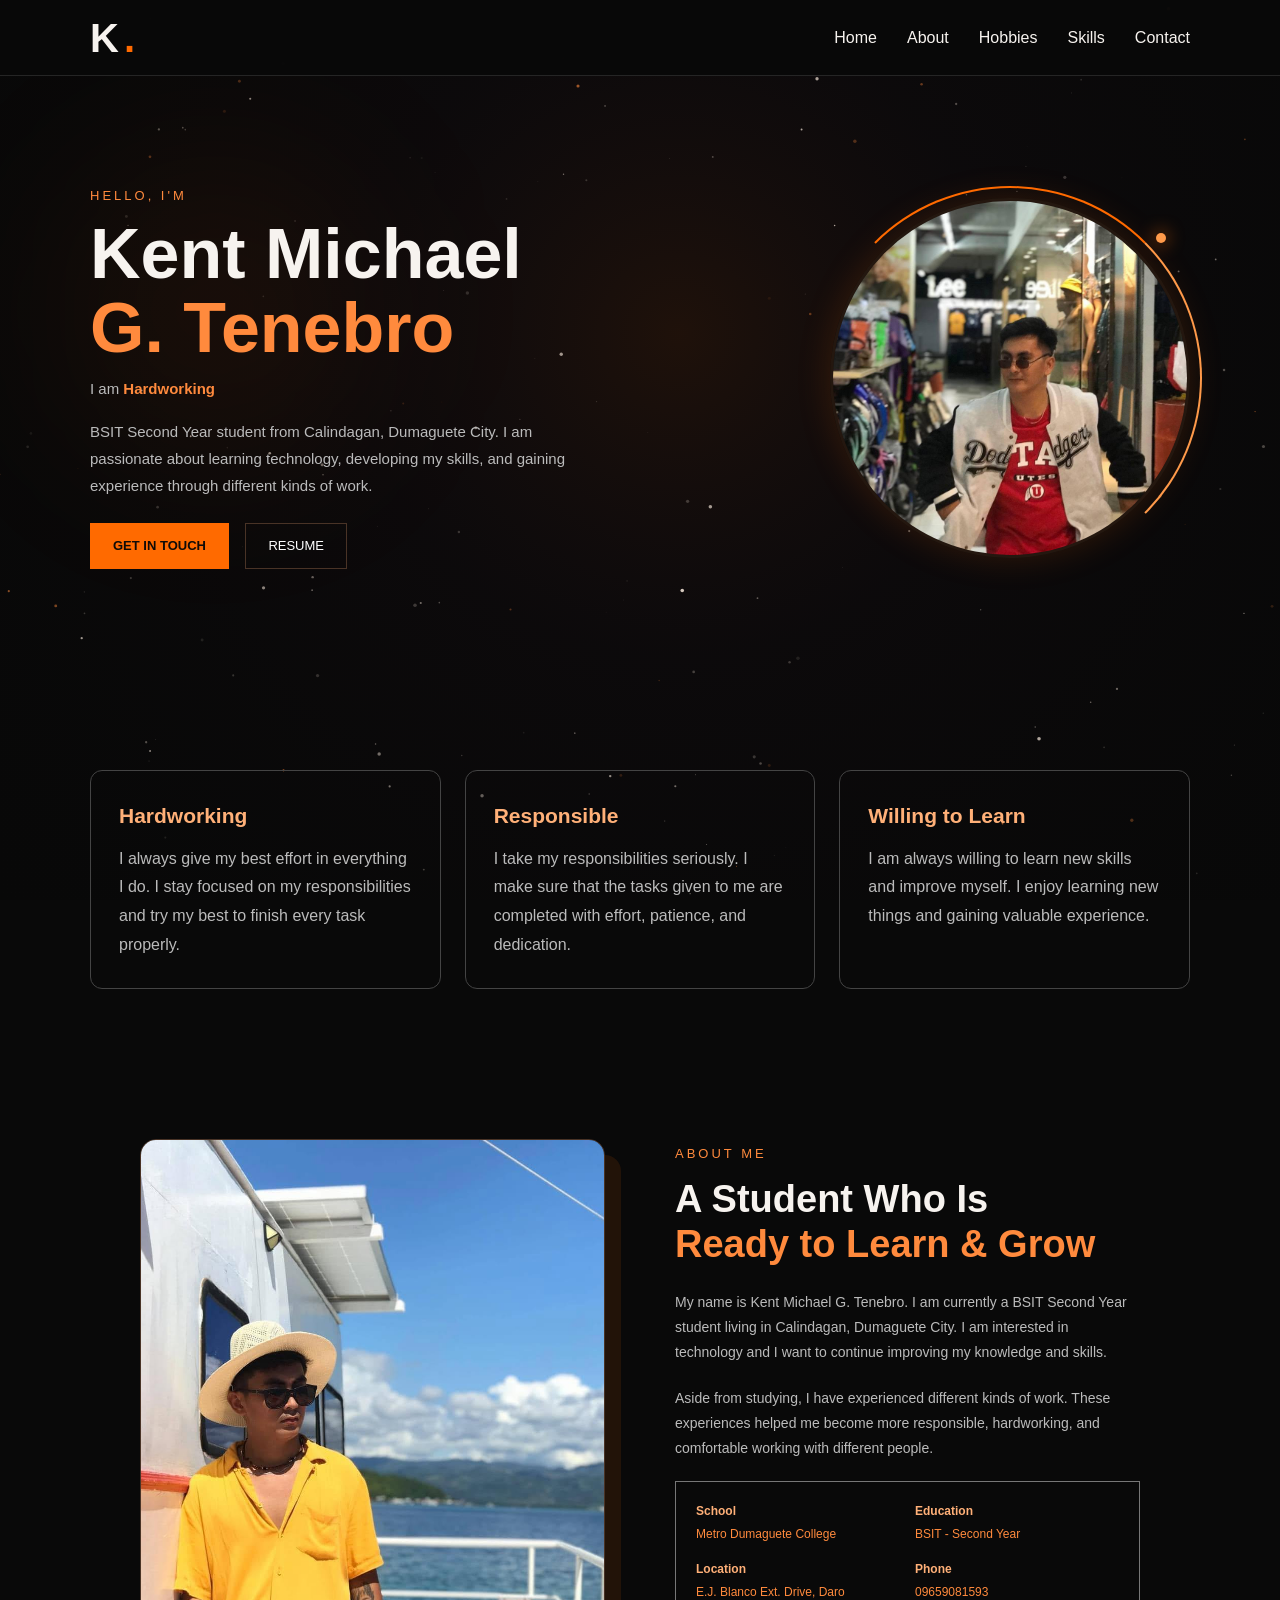
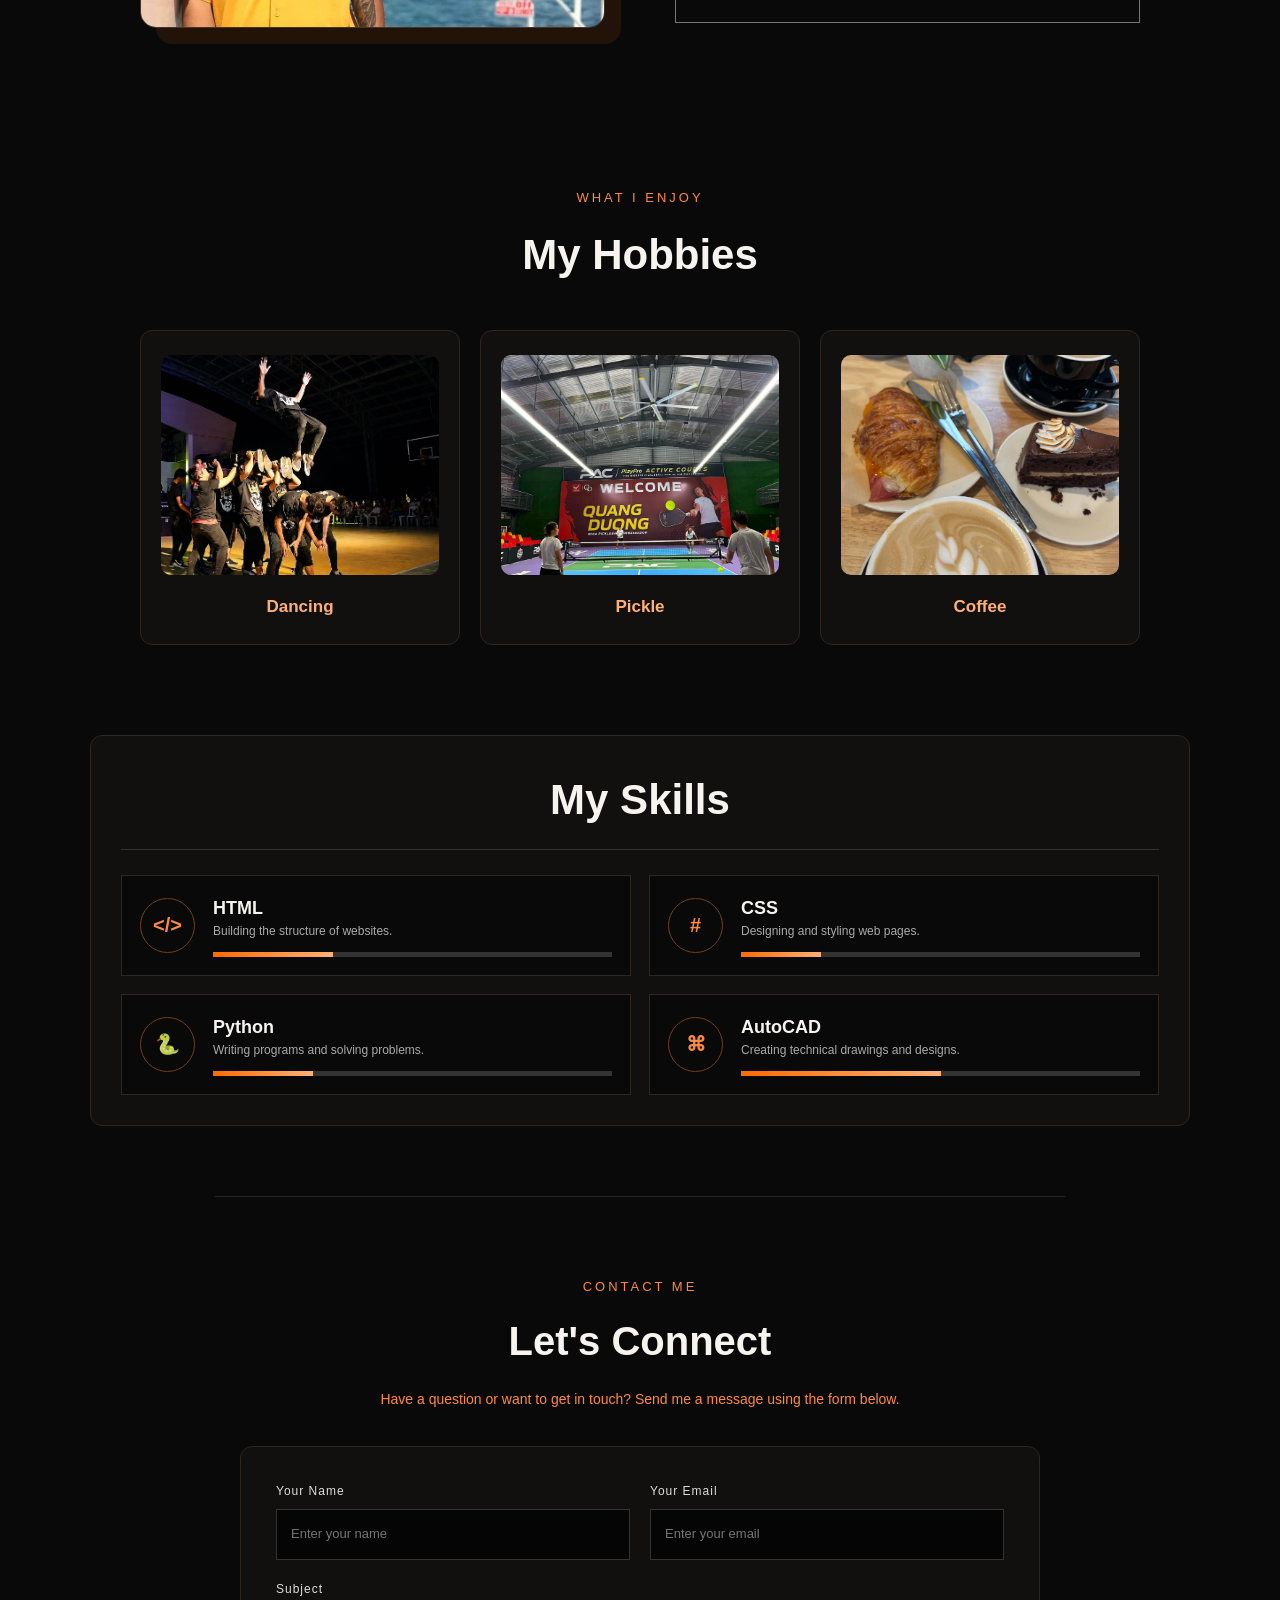
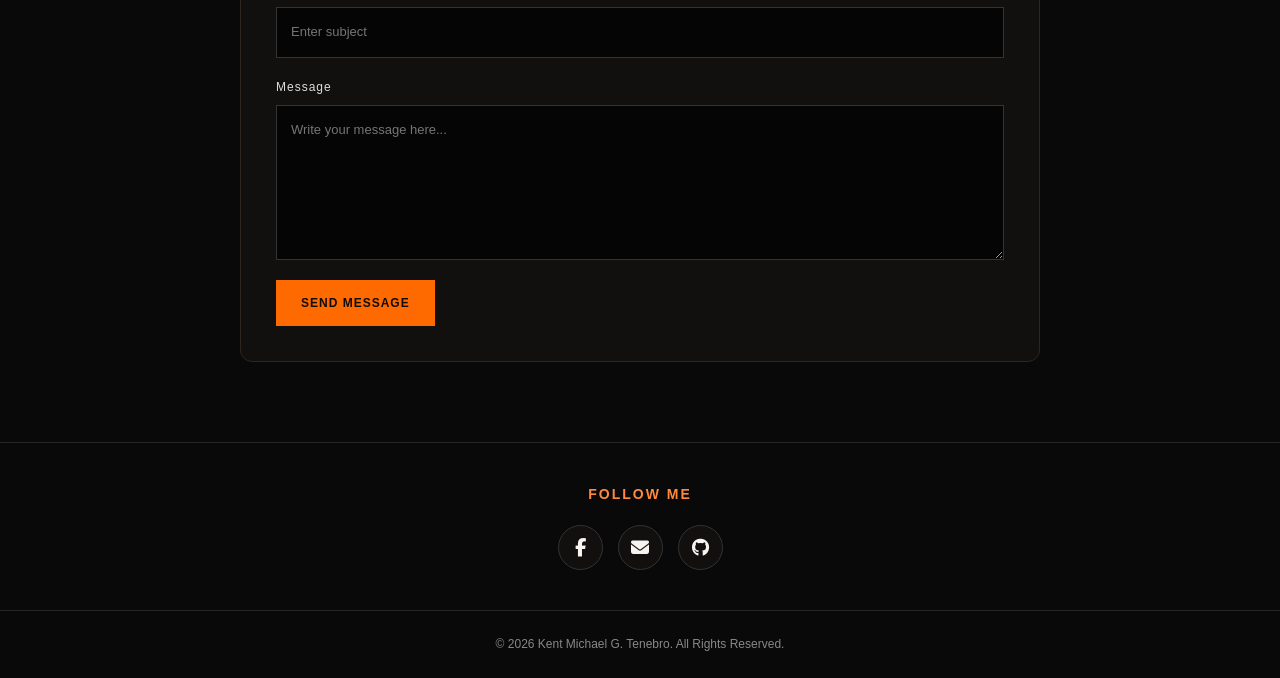
<file: index.html>
<!DOCTYPE html>
<html lang="en">
<head>
    <meta charset="UTF-8">
    <meta name="viewport" content="width=device-width, initial-scale=1.0">

    <title>Kent Michael G. Tenebro | Portfolio</title>
    
    <link rel="stylesheet" href="style.css">

    <link rel="stylesheet"
          href="https://cdnjs.cloudflare.com/ajax/libs/font-awesome/6.5.2/css/all.min.css">
</head>

<body class="portfolio">

    <canvas class="galaxy-canvas" aria-hidden="true"></canvas>

    <!-- NAVIGATION -->

    <header>
        <nav>
            <div class="logo">K<span>.</span></div>

            <button class="menu-toggle" type="button" aria-label="Toggle navigation" aria-expanded="false">
                <span></span>
                <span></span>
                <span></span>
            </button>

            <ul class="nav-links" id="nav-links" aria-label="Main navigation">
                <li><a href="#home">Home</a></li>
                <li><a href="#about">About</a></li>
                <li><a href="#hobbies">Hobbies</a></li>
                <li><a href="#skill">Skills</a></li>
                <li><a href="#contact">Contact</a></li>
            </ul>
        </nav>
    </header>


    <!-- HERO SECTION -->

<section class="hero" id="home">

        <div class="hero-text">

            <div class="small-title">HELLO, I'M</div>

            <h1>
                Kent Michael<br>
                <span>  G. Tenebro</span>
            </h1>

            <p class="hero-traits">
                I am <span id="rotating-trait">Hardworking</span>
            </p>

            <p>
                BSIT Second Year student from Calindagan, Dumaguete City.
                I am passionate about learning technology, developing my skills,
                and gaining experience through different kinds of work.
            </p>

            <a href="#contact" class="btn">GET IN TOUCH</a>
            <a href="resume.html" class="res">RESUME</a>

        </div>

        <div class="hero-image">
             <div class="moving-line"></div>
                    <img src="img/kent.jpg" alt="Portrait of Kent Michael G. Tenebro">
        </div>

</section>

<section class="qualities">

        <!--QUALITIES -->
        
<div class="quality">
    <h3>Hardworking</h3>
    <p>
        I always give my best effort in everything I do.
        I stay focused on my responsibilities and try my best
        to finish every task properly.
    </p>
</div>

<div class="quality">
    <h3>Responsible</h3>
    <p>
        I take my responsibilities seriously. I make sure
        that the tasks given to me are completed with effort,
        patience, and dedication.
    </p>
</div>

<div class="quality">
    <h3>Willing to Learn</h3>
    <p>
        I am always willing to learn new skills and improve myself.
        I enjoy learning new things and gaining valuable experience.
    </p>
</div>

</section>

    <!-- ABOUT -->

<section class="about" id="about">

        <div class="about-image">
            <img src="img/michael.jpg" alt="Kent Michael G. Tenebro">
        </div>

        <div>

            <div class="section-label">About Me</div>

            <h2>
                A Student Who Is<br>
                <span>Ready to Learn & Grow</span>
            </h2>

            <p>
                My name is Kent Michael G. Tenebro. I am currently a
                BSIT Second Year student living in Calindagan, Dumaguete City.
                I am interested in technology and I want to continue improving
                my knowledge and skills.
            </p>

            <p>
                Aside from studying, I have experienced different kinds of work.
                These experiences helped me become more responsible, hardworking,
                and comfortable working with different people.
            </p>

            <div class="details">

                <div class="detail">
                    <strong>School</strong>
                    <span>Metro Dumaguete College</span>
                </div>

                <div class="detail">
                    <strong>Education</strong>
                    <span>BSIT - Second Year</span>
                </div>

                <div class="detail">
                    <strong>Location</strong>
                    <span>E.J. Blanco Ext. Drive, Daro</span>
                </div>

                <div class="detail">
                    <strong>Phone</strong>
                    <span>09659081593</span>
                </div>

            </div>

        </div>

</section>


    <!-- HOBBIES -->

    <section class="hobbies" id="hobbies">

    <div class="center-title">
        <div class="section-label">What I Enjoy</div>
        <h2>My Hobbies</h2>
    </div>

    <div class="hobby-grid">

        <!-- Dancing -->

        <div class="hobby">
            <div class="slider">
                <div class="slides">
                    <img src="img/3.jpg" alt="Dancing">
                    <img src="img/Dance.jpg" alt="Dancing">
                    <img src="img/2.jpg" alt="Dancing">
                 
                </div>
            </div>

            <div class="icon"></div>
             <a href="https://www.youtube.com/watch?v=ehZ_uZ2pMI4&list=RDehZ_uZ2pMI4&start_radio=1" target="_blank" rel="noopener noreferrer"><h3>Dancing</h3></a>
        </div>


        <!-- Pickle -->


        <div class="hobby">
            <div class="slider">
                <div class="slides">
                    <img src="img/de22410c-806d-483f-8c97-5f288366faaf.jpeg" alt="Playing pickleball">
                    <img src="img/1a61d126-f822-4295-8842-fbce6e300654.jpeg" alt="Playing pickleball">
                    <img src="img/1a61d126-f822-4295-8842-fbce6e300654.jpeg" alt="Playing pickleball">
                </div>
            </div>

            <div class="icon"></div>
            <h3>Pickle</h3>
        </div>


        <!-- Coffee -->


        <div class="hobby">
            <div class="slider">
                <div class="slides">
                    <img src="img/b72ea1f5-90e4-4b42-822b-78c100301324.jpeg" alt="Coffee Image">
                    <img src="img/b72ea1f5-90e4-4b42-822b-78c100301324.jpeg" alt="Coffee Image">
                    <img src="img/b72ea1f5-90e4-4b42-822b-78c100301324.jpeg" alt="Coffee Image">
                </div>
            </div>

            <div class="icon"></div>
            <h3>Coffee</h3>
        </div>

    </div>

</section>

        <!-- SKILLS -->
         
    
        <section class="skills-box" id="skill">

            <h3  class="box-title">My Skills</h3>

            <div class="skills-list">

                <a href="table.html" target="_blank">
                    <div class="skill-card">
                        <div class="skill-icon">&lt;/&gt;</div>

                        <div class="skill-info">
                            <h3>HTML</h3>
                                            <p>Building the structure of websites.</p>

                            <div class="skill-bar">
                                <span style="width: 30%;"></span>
                            </div>
                        </div>
                    </div>
                </a>

            
                <a href="table.html" target="_blank">
                <div class="skill-card">
                    <div class="skill-icon">#</div>

                    <div class="skill-info">
                     <h3>CSS</h3>
                                        <p>Designing and styling web pages.</p>

                        <div class="skill-bar">
                            <span style="width: 20%;"></span>
                        </div>
                    </div>
                </div>

                </a>

                 <a href="phyton.html">

                <div class="skill-card">
                    <div class="skill-icon">🐍</div>

                    <div class="skill-info">
                        <h3>Python</h3>
                                        <p>Writing programs and solving problems.</p>

                        <div class="skill-bar">
                            <span style="width: 25%;"></span>
                        </div>
                    </div>
                </div>

                </a>
                

                <a href="picture.html">
                <div class="skill-card">
                    <div class="skill-icon">⌘</div>

                    <div class="skill-info">
                        <h3>AutoCAD</h3>
                        <p >Creating technical drawings and designs.</p>

                        <div class="skill-bar">
                            <span style="width: 50%;"></span>
                        </div>
                    </div>
                </div>

                  </a>

            </div>

        </section>

        


    <!-- CONTACT -->
     
    <section class="contact" id="contact">

        <div class="section-label">CONTACT ME</div>

        <h2>Let's Connect</h2>

        <p>
            Have a question or want to get in touch?
            Send me a message using the form below.
        </p>

        <!-- CONTACT FORM -->
         
        <form class="contact-form">

            <div class="form-row">

                <div class="form-group">
                    <label for="name">Your Name</label>
                    <input
                        type="text"
                        id="name"
                        name="name"
                        placeholder="Enter your name"
                        required>
                </div>

                <div class="form-group">
                    <label for="email">Your Email</label>
                    <input
                        type="email"
                        id="email"
                        name="email"
                        placeholder="Enter your email"
                        required>
                </div>

            </div>

            <div class="form-group">
                <label for="subject">Subject</label>
                <input
                    type="text"
                    id="subject"
                    name="subject"
                    placeholder="Enter subject"
                    required>
            </div>

            <div class="form-group">
                <label for="message">Message</label>
                <textarea
                    id="message"
                    name="message"
                    rows="6"
                    placeholder="Write your message here..."
                    required></textarea>
            </div>

            <button type="submit" class="send-btn">
                SEND MESSAGE
            </button>

        </form>

        <!-- CONTACT INFORMATION -->

        <div class="contact-info">

        </div>

    </section>

    <div class="social-section">

        <h3>Follow Me</h3>

        <div class="social-icons">

            <a href="https://www.facebook.com/kentmichael.tenebro.1" target="_blank" rel="noopener noreferrer" aria-label="Facebook">
                <i class="fa-brands fa-facebook-f"></i>
            </a>

            <a href="https://mail.google.com/mail/u/0/?hl=en#inbox?compose=new" target="_blank" rel="noopener noreferrer" aria-label="Email">
                <i class="fa-solid fa-envelope"></i>
            </a>

            <a href="https://github.com/dashboard" aria-label="GitHub">
                <i class="fa-brands fa-github"></i>
                    
                
            </a>

        </div>

    </div>

    <footer>
        © 2026 Kent Michael G. Tenebro. All Rights Reserved.
    </footer>

    <dialog class="image-viewer" aria-label="Enlarged image">
        <button class="image-viewer-close" type="button" aria-label="Close enlarged image">
            <i class="fa-solid fa-xmark" aria-hidden="true"></i>
        </button>
        <img class="image-viewer-content" alt="">
        <p class="image-viewer-caption"></p>
    </dialog>

    <script>
        const galaxyCanvas = document.querySelector('.galaxy-canvas');
        const galaxyContext = galaxyCanvas.getContext('2d');
        const reducedMotion = window.matchMedia('(prefers-reduced-motion: reduce)').matches;
        const galaxyStars = [];
        let galaxyWidth = 0;
        let galaxyHeight = 0;
        let galaxyScale = 1;
        let galaxyStart = performance.now() - (reducedMotion ? 1800 : 0);
        let pointerX = 0;
        let pointerY = 0;
        let targetPointerX = 0;
        let targetPointerY = 0;

        function resizeGalaxy() {
            galaxyScale = Math.min(window.devicePixelRatio || 1, 2);
            galaxyWidth = window.innerWidth;
            galaxyHeight = window.innerHeight;
            galaxyCanvas.width = Math.round(galaxyWidth * galaxyScale);
            galaxyCanvas.height = Math.round(galaxyHeight * galaxyScale);
            galaxyContext.setTransform(galaxyScale, 0, 0, galaxyScale, 0, 0);

            galaxyStars.length = 0;
            const armCount = 4;
            const galaxyStarCount = Math.min(360, Math.max(180, Math.round(galaxyWidth * galaxyHeight / 5500)));
            const galaxyRadius = Math.hypot(galaxyWidth, galaxyHeight) * 0.72;

            for (let index = 0; index < galaxyStarCount; index++) {
                const radius = Math.sqrt(Math.random()) * galaxyRadius;
                const arm = index % armCount;
                const angle = arm / armCount * Math.PI * 2
                    + radius / galaxyRadius * Math.PI * 3
                    + (Math.random() - 0.5) * 0.75;

                galaxyStars.push({
                    radius,
                    angle,
                    size: 0.4 + Math.random() * 1.4,
                    alpha: 0.18 + Math.random() * 0.7,
                    phase: Math.random() * Math.PI * 2,
                    speed: 0.012 + Math.random() * 0.022,
                    color: Math.random() > 0.72 ? '#ff8a3d' : '#f7e9dc'
                });
            }

            for (let index = 0; index < 70; index++) {
                galaxyStars.push({
                    x: Math.random() * galaxyWidth,
                    y: Math.random() * galaxyHeight,
                    size: 0.35 + Math.random() * 0.8,
                    alpha: 0.12 + Math.random() * 0.38,
                    phase: Math.random() * Math.PI * 2,
                    color: '#f7e9dc',
                    ambient: true
                });
            }
        }

        function drawGalaxy(timestamp) {
            const elapsed = (timestamp - galaxyStart) / 1000;
            const intro = Math.min(1, elapsed / 1.8);
            const centerX = galaxyWidth * 0.53 + pointerX;
            const centerY = galaxyHeight * 0.37 + pointerY;
            const glow = galaxyContext.createRadialGradient(
                centerX, centerY, 0, centerX, centerY, Math.max(galaxyWidth, galaxyHeight) * 0.72
            );
            glow.addColorStop(0, 'rgba(255, 104, 24, 0.09)');
            glow.addColorStop(0.35, 'rgba(115, 49, 87, 0.035)');
            glow.addColorStop(1, 'rgba(9, 9, 9, 0)');

            galaxyContext.clearRect(0, 0, galaxyWidth, galaxyHeight);
            galaxyContext.fillStyle = glow;
            galaxyContext.fillRect(0, 0, galaxyWidth, galaxyHeight);
            pointerX += (targetPointerX - pointerX) * 0.025;
            pointerY += (targetPointerY - pointerY) * 0.025;

            galaxyStars.forEach(star => {
                const twinkle = 0.65 + Math.sin(elapsed * 1.5 + star.phase) * 0.35;
                const alpha = star.alpha * twinkle * intro;
                const x = star.ambient
                    ? star.x
                    : centerX + Math.cos(star.angle + elapsed * star.speed) * star.radius;
                const y = star.ambient
                    ? star.y
                    : centerY + Math.sin(star.angle + elapsed * star.speed) * star.radius * 0.48;

                galaxyContext.globalAlpha = alpha;
                galaxyContext.fillStyle = star.color;
                galaxyContext.beginPath();
                galaxyContext.arc(x, y, star.size, 0, Math.PI * 2);
                galaxyContext.fill();
            });

            galaxyContext.globalAlpha = 1;
            if (!reducedMotion) requestAnimationFrame(drawGalaxy);
        }

        if (galaxyContext) {
            resizeGalaxy();
            window.addEventListener('resize', resizeGalaxy);
            window.addEventListener('pointermove', event => {
                targetPointerX = (event.clientX / galaxyWidth - 0.5) * 12;
                targetPointerY = (event.clientY / galaxyHeight - 0.5) * 12;
            }, { passive: true });
            requestAnimationFrame(drawGalaxy);
        }

        const rotatingTrait = document.querySelector('#rotating-trait');
        const traits = ['Hardworking', 'Responsible', 'Dedicated', 'Always learning'];
        let traitIndex = 0;

        if (rotatingTrait && !reducedMotion) {
            window.setInterval(() => {
                rotatingTrait.classList.add('is-changing');
                window.setTimeout(() => {
                    traitIndex = (traitIndex + 1) % traits.length;
                    rotatingTrait.textContent = traits[traitIndex];
                    rotatingTrait.classList.remove('is-changing');
                }, 220);
            }, 2400);
        }

        const menuToggle = document.querySelector('.menu-toggle');
        const navLinks = document.querySelector('.nav-links');
        const navAnchors = document.querySelectorAll('.nav-links a');

        if (menuToggle && navLinks) {
            menuToggle.addEventListener('click', () => {
                const isExpanded = menuToggle.getAttribute('aria-expanded') === 'true';
                menuToggle.setAttribute('aria-expanded', String(!isExpanded));
                navLinks.classList.toggle('open');
            });

            navAnchors.forEach(link => {
                link.addEventListener('click', () => {
                    menuToggle.setAttribute('aria-expanded', 'false');
                    navLinks.classList.remove('open');
                });
            });
        }

        const imageViewer = document.querySelector('.image-viewer');
        const viewerImage = document.querySelector('.image-viewer-content');
        const viewerCaption = document.querySelector('.image-viewer-caption');
        const viewerClose = document.querySelector('.image-viewer-close');

        document.querySelectorAll('.portfolio img').forEach(image => {
            if (image === viewerImage) return;

            image.tabIndex = 0;
            image.setAttribute('role', 'button');
            image.setAttribute('aria-label', `Enlarge image: ${image.alt || 'Portfolio image'}`);

            const openViewer = () => {
                viewerImage.src = image.currentSrc || image.src;
                viewerImage.alt = image.alt;
                viewerCaption.textContent = image.alt;
                imageViewer.showModal();
            };

            image.addEventListener('click', openViewer);
            image.addEventListener('keydown', event => {
                if (event.key === 'Enter' || event.key === ' ') {
                    event.preventDefault();
                    openViewer();
                }
            });
        });

        viewerClose.addEventListener('click', () => imageViewer.close());
        imageViewer.addEventListener('click', event => {
            if (event.target === imageViewer) imageViewer.close();
        });
    </script>

</body>
</html>
</file>
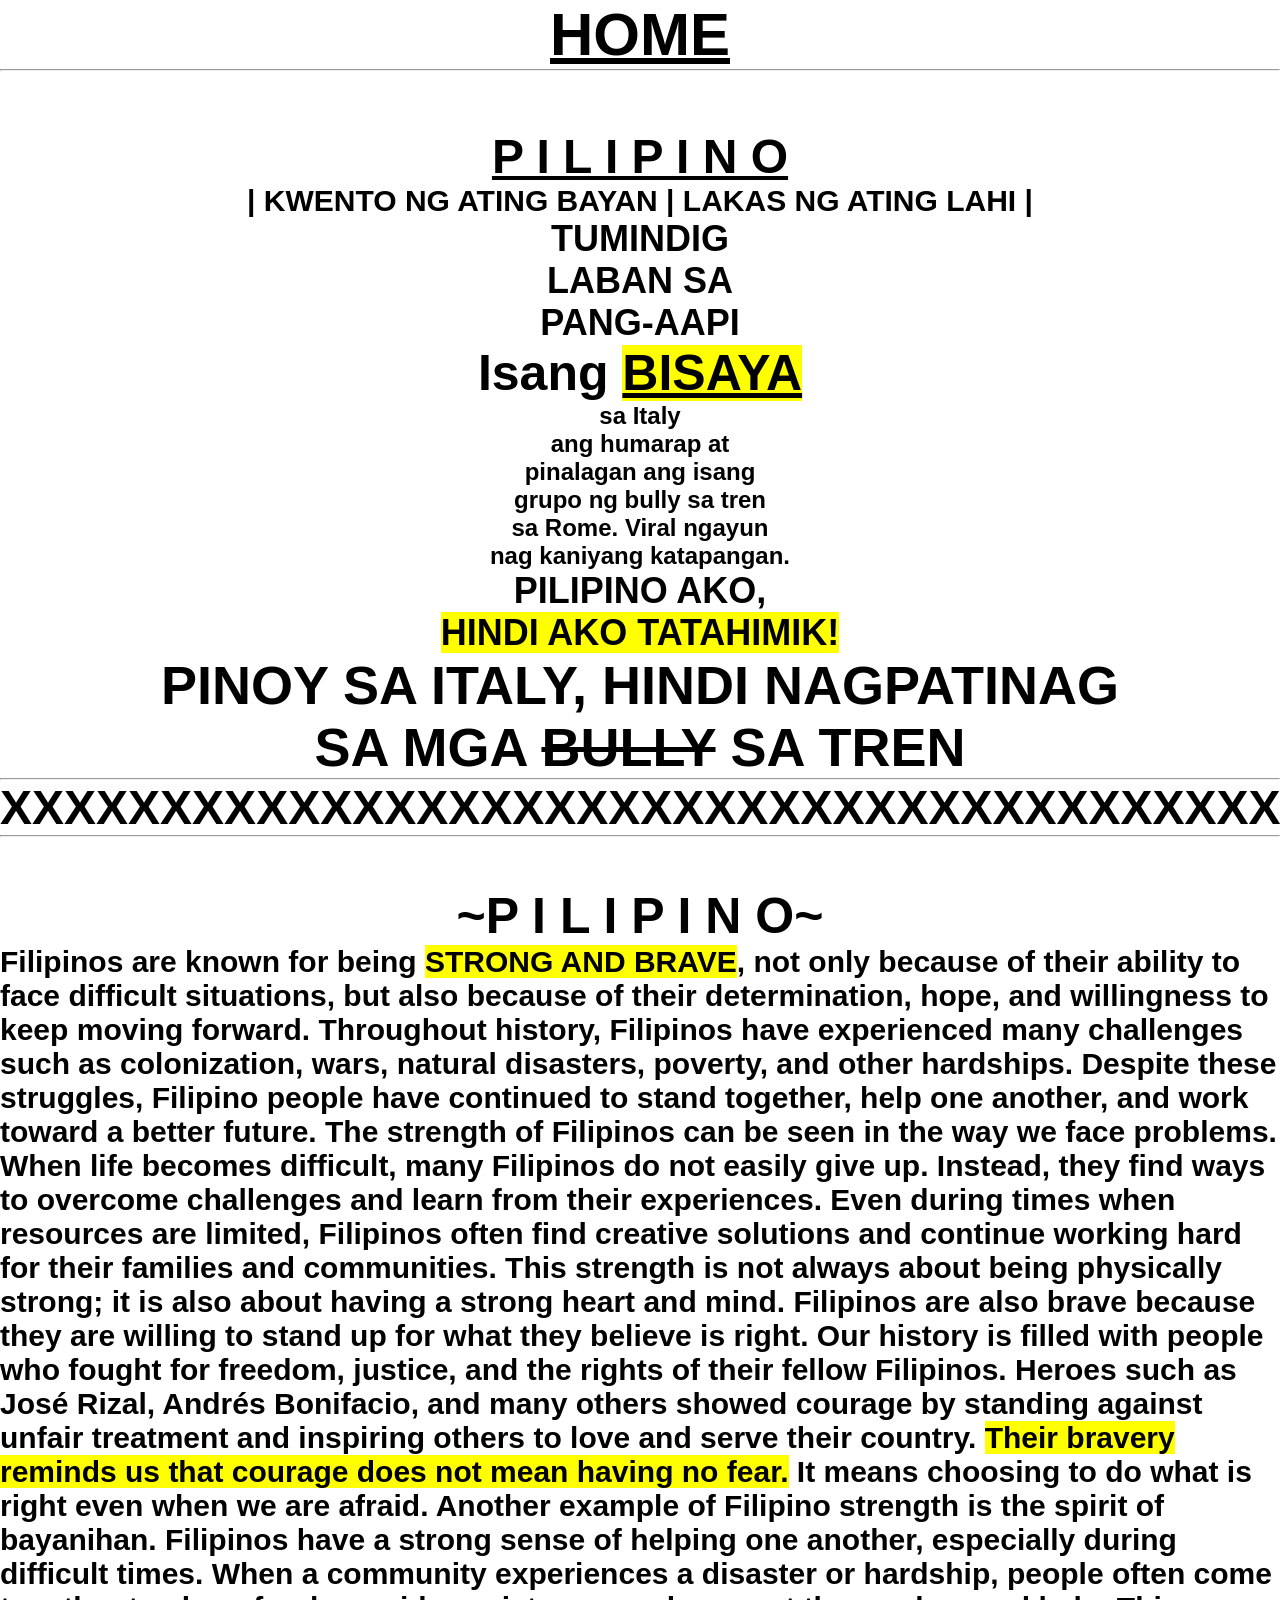
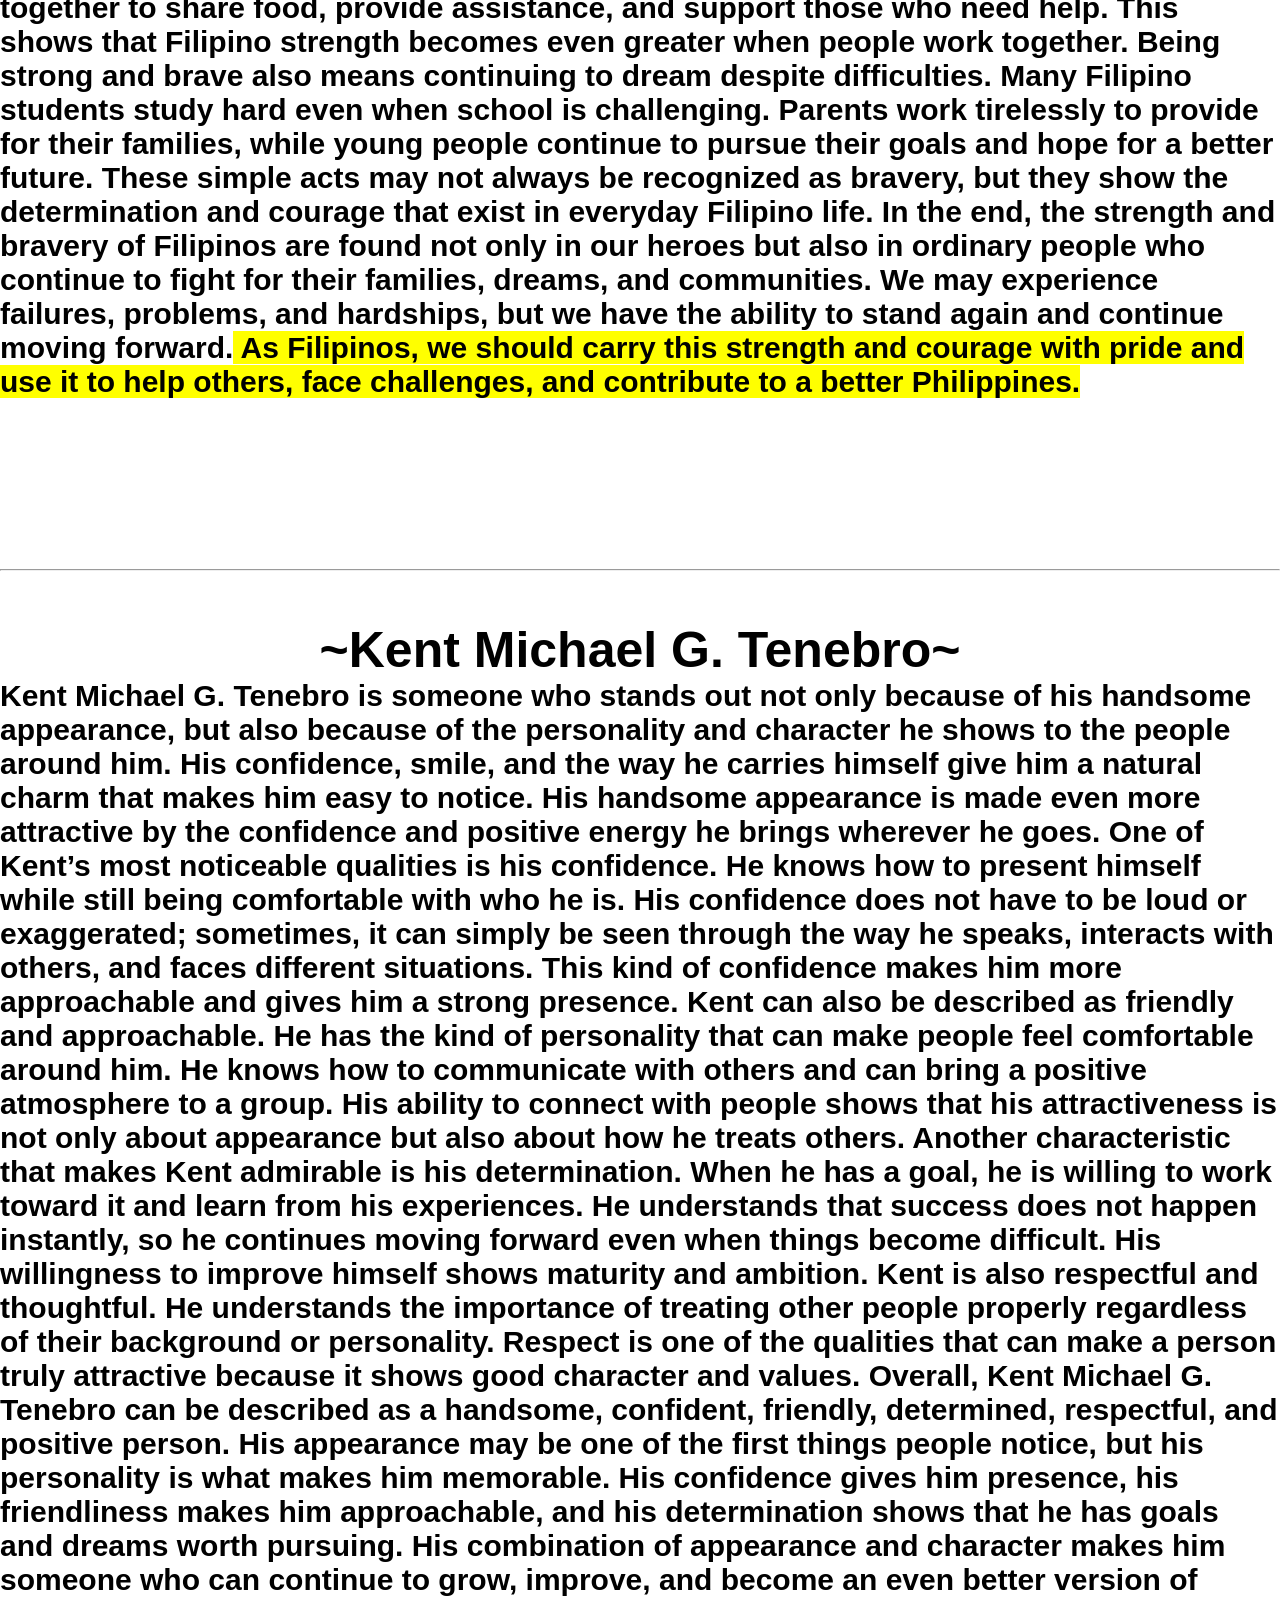
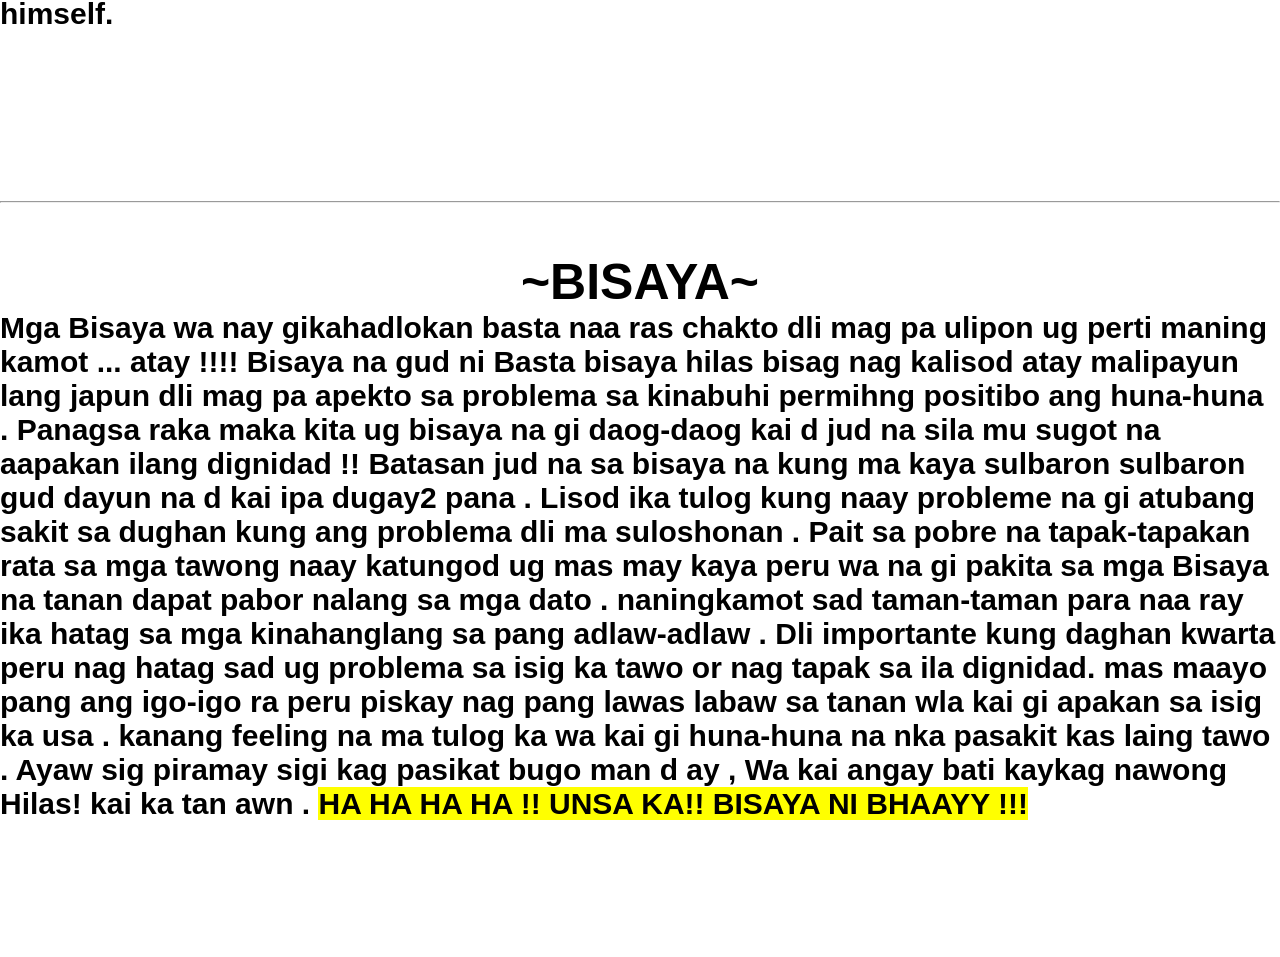
<file: home.html>
<!DOCTYPE html>
<html lang="en">
<head>
	<meta charset="UTF-8">
	<meta name="viewport" content="width=device-width, initial-scale=1.0">
</head>
	
<body>
		<head> <title> Home </title>
		</head>

			<h2 class="page" > <a href="index.html"><center>HOME</a></center></h2><hr><h2> 

				<link rel="stylesheet" href="style.css">
			
			

	
		<div>
	         	<center><p class="name" ><a href="#Kent T"> Kent Michael G. Tenebro </p></center> <center><h1> <a href="#P I L I P I N O"> P I L I P I N O </a> </h1></center>
		</div>

		<div>
			<small><center><p>| KWENTO NG ATING BAYAN | LAKAS NG ATING LAHI |</p></center></small> 
		</div>
		
			

			<center><h2><b>TUMINDIG</B><br> <b> LABAN SA  </b><br><b>PANG-AAPI</h2></b></center>

			<center><p class="saya">Isang <mark><a href="#BISAYA"> BISAYA </p></a></mark> sa Italy <br>ang humarap at<br>pinalagan ang isang<br>grupo ng bully sa tren<br>sa Rome. Viral ngayun<br>nag kaniyang katapangan. </p></center>

			<center><h2> PILIPINO AKO,<br> <mark>HINDI AKO TATAHIMIK!</mark><br><b><h2> PINOY SA ITALY, HINDI NAGPATINAG<b><br> SA MGA <del>BULLY</del> SA TREN </h2><hr></h2></center>
			
			<h1>XXXXXXXXXXXXXXXXXXXXXXXXXXXXXXXXXXXXXXXXXXXXXXXXXXXXXXXXXXXXXXXXXXXXXXXXXXXXXXXXXXXXXXXXXXXXXXXXX</h1><hr>
		
			<center><h2 class="pil" id="P I L I P I N O"> ~P I L I P I N O~   </h2></center>

		<p> Filipinos are known for being <mark>STRONG AND BRAVE</mark>, not only because of their ability to face difficult situations, but also because of their determination, hope, and willingness to keep moving forward. Throughout history, Filipinos have experienced many challenges such as colonization, wars, natural disasters, poverty, and other hardships. Despite these struggles, Filipino people have continued to stand together, help one another, and work toward a better future.

The strength of Filipinos can be seen in the way we face problems. When life becomes difficult, many Filipinos do not easily give up. Instead, they find ways to overcome challenges and learn from their experiences. Even during times when resources are limited, Filipinos often find creative solutions and continue working hard for their families and communities. This strength is not always about being physically strong; it is also about having a strong heart and mind.

Filipinos are also brave because they are willing to stand up for what they believe is right. Our history is filled with people who fought for freedom, justice, and the rights of their fellow Filipinos. Heroes such as José Rizal, Andrés Bonifacio, and many others showed courage by standing against unfair treatment and inspiring others to love and serve their country. <mark>Their bravery reminds us that courage does not mean having no fear.</mark> It means choosing to do what is right even when we are afraid.

Another example of Filipino strength is the spirit of bayanihan. Filipinos have a strong sense of helping one another, especially during difficult times. When a community experiences a disaster or hardship, people often come together to share food, provide assistance, and support those who need help. This shows that Filipino strength becomes even greater when people work together.

Being strong and brave also means continuing to dream despite difficulties. Many Filipino students study hard even when school is challenging. Parents work tirelessly to provide for their families, while young people continue to pursue their goals and hope for a better future. These simple acts may not always be recognized as bravery, but they show the determination and courage that exist in everyday Filipino life.

In the end, the strength and bravery of Filipinos are found not only in our heroes but also in ordinary people who continue to fight for their families, dreams, and communities. We may experience failures, problems, and hardships, but we have the ability to stand again and continue moving forward.<mark> As Filipinos, we should carry this strength and courage with pride and use it to help others, face challenges, and contribute to a better Philippines.</mark><br>

			<center class="btn"><a  href="#top">Back to top</a><br><br><br></center><hr>


			<center><h2 class="kent" id="Kent T"> ~Kent Michael G. Tenebro~   </h2></center>

		<p>Kent Michael G. Tenebro is someone who stands out not only because of his handsome appearance, but also because of the personality and character he shows to the people around him. His confidence, smile, and the way he carries himself give him a natural charm that makes him easy to notice. His handsome appearance is made even more attractive by the confidence and positive energy he brings wherever he goes.

One of Kent’s most noticeable qualities is his confidence. He knows how to present himself while still being comfortable with who he is. His confidence does not have to be loud or exaggerated; sometimes, it can simply be seen through the way he speaks, interacts with others, and faces different situations. This kind of confidence makes him more approachable and gives him a strong presence.

Kent can also be described as friendly and approachable. He has the kind of personality that can make people feel comfortable around him. He knows how to communicate with others and can bring a positive atmosphere to a group. His ability to connect with people shows that his attractiveness is not only about appearance but also about how he treats others.

Another characteristic that makes Kent admirable is his determination. When he has a goal, he is willing to work toward it and learn from his experiences. He understands that success does not happen instantly, so he continues moving forward even when things become difficult. His willingness to improve himself shows maturity and ambition.

Kent is also respectful and thoughtful. He understands the importance of treating other people properly regardless of their background or personality. Respect is one of the qualities that can make a person truly attractive because it shows good character and values.

Overall, Kent Michael G. Tenebro can be described as a handsome, confident, friendly, determined, respectful, and positive person. His appearance may be one of the first things people notice, but his personality is what makes him memorable. His confidence gives him presence, his friendliness makes him approachable, and his determination shows that he has goals and dreams worth pursuing. His combination of appearance and character makes him someone who can continue to grow, improve, and become an even better version of himself.<br>

			<center class="btn"><a  href="#top">Back to top</a><br><br><br></center><hr>

 			

			<center><h2 class="bisa" id="BISAYA"> ~BISAYA~  </h2></center>

			<p> Mga Bisaya wa nay gikahadlokan basta naa ras chakto dli mag pa ulipon ug perti maning kamot ... atay !!!! Bisaya na gud ni Basta bisaya hilas bisag nag kalisod atay malipayun lang japun dli mag pa apekto sa problema sa kinabuhi permihng positibo ang huna-huna . Panagsa raka maka kita ug bisaya na gi daog-daog kai d jud na sila mu sugot na aapakan ilang dignidad !! Batasan jud na sa bisaya na kung ma kaya sulbaron sulbaron gud dayun na d kai ipa dugay2 pana . Lisod ika tulog kung naay probleme na gi atubang sakit sa dughan kung ang problema dli ma suloshonan . Pait sa pobre na tapak-tapakan rata sa mga tawong naay katungod ug mas may kaya peru wa na gi pakita sa mga Bisaya na tanan dapat pabor nalang sa mga dato . naningkamot sad taman-taman para naa ray ika hatag sa mga kinahanglang sa pang adlaw-adlaw . Dli importante kung daghan kwarta peru nag hatag sad ug problema sa isig ka tawo or nag tapak sa ila dignidad. mas maayo pang ang igo-igo ra peru piskay nag pang lawas labaw sa tanan wla kai gi apakan sa isig ka usa . kanang feeling na ma tulog ka wa kai gi huna-huna na nka pasakit kas laing tawo . Ayaw sig piramay sigi kag pasikat bugo man d ay , Wa kai angay bati kaykag nawong Hilas! kai ka tan awn . <mark>HA HA HA HA !! UNSA KA!! BISAYA NI BHAAYY !!!</mark><br>
			
			<center class="btn"><a  href="#top">Back to top</a><br><br></center>




</body>
</html>

<style>	

	html{
		scroll-behavior: smooth;
	}

	body{
		background-color: white;
	}
	p{
		color: black;
		font-size: 30px;
		font-family: Arial, Helvetica, sans-serif;
	}
	h2{
		color: black;
		font-family: Arial, Helvetica, sans-serif;
	}

	a{
		color: black;
		font-family: Arial, Helvetica, sans-serif;
	}

	.name{
		margin-left: -2450px;
		font-size: 50px;
		font-family: Arial, Helvetica, sans-serif;
	}

	.pil{
		font-size: 50px;
		margin-top: 50px;
		font-family: Arial, Helvetica, sans-serif;
	}

	.kent{
		font-size: 50px;
		font-family: Arial, Helvetica, sans-serif;
		margin-top: 50px;
	}

	.bisa{
		font-size: 50px;
		font-family: Arial, Helvetica, sans-serif;
		margin-top: 50px;
	}

	.saya{
		font-size: 50px;
	}

	.btn{
		font-size: 30px;
		margin-left: 1400px;
	}

	.page{
		font-size: 60px;
	}





</style>
</file>
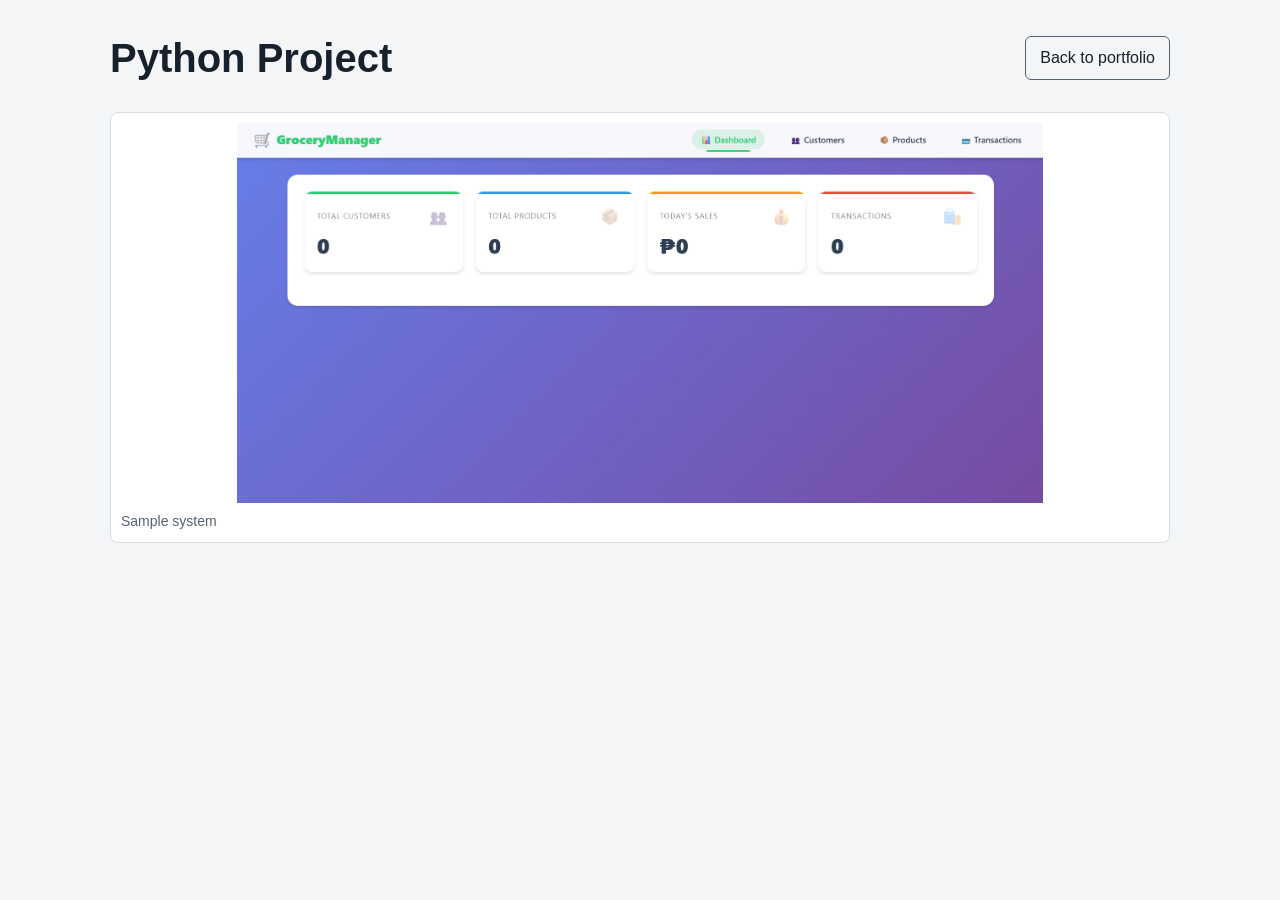
<file: phyton.html>
<!DOCTYPE html>
<html lang="en">
<head>
    <meta charset="UTF-8">
    <meta name="viewport" content="width=device-width, initial-scale=1.0">
    <title>Python Project | Kent Michael G. Tenebro</title>
    <link rel="stylesheet" href="style.css">
</head>
<body class="project-page">
    <main class="project-main">
        <header class="project-header">
            <h1>Python Project</h1>
            <a class="project-home" href="index.html">Back to portfolio</a>
        </header>

        <figure class="project-figure">
            <img src="img/Screenshot 2026-10-28 075302.png" alt="Screenshot of a Python sample system project">
            <figcaption>Sample system</figcaption>
        </figure>
    </main>
</body>
</html>
</file>
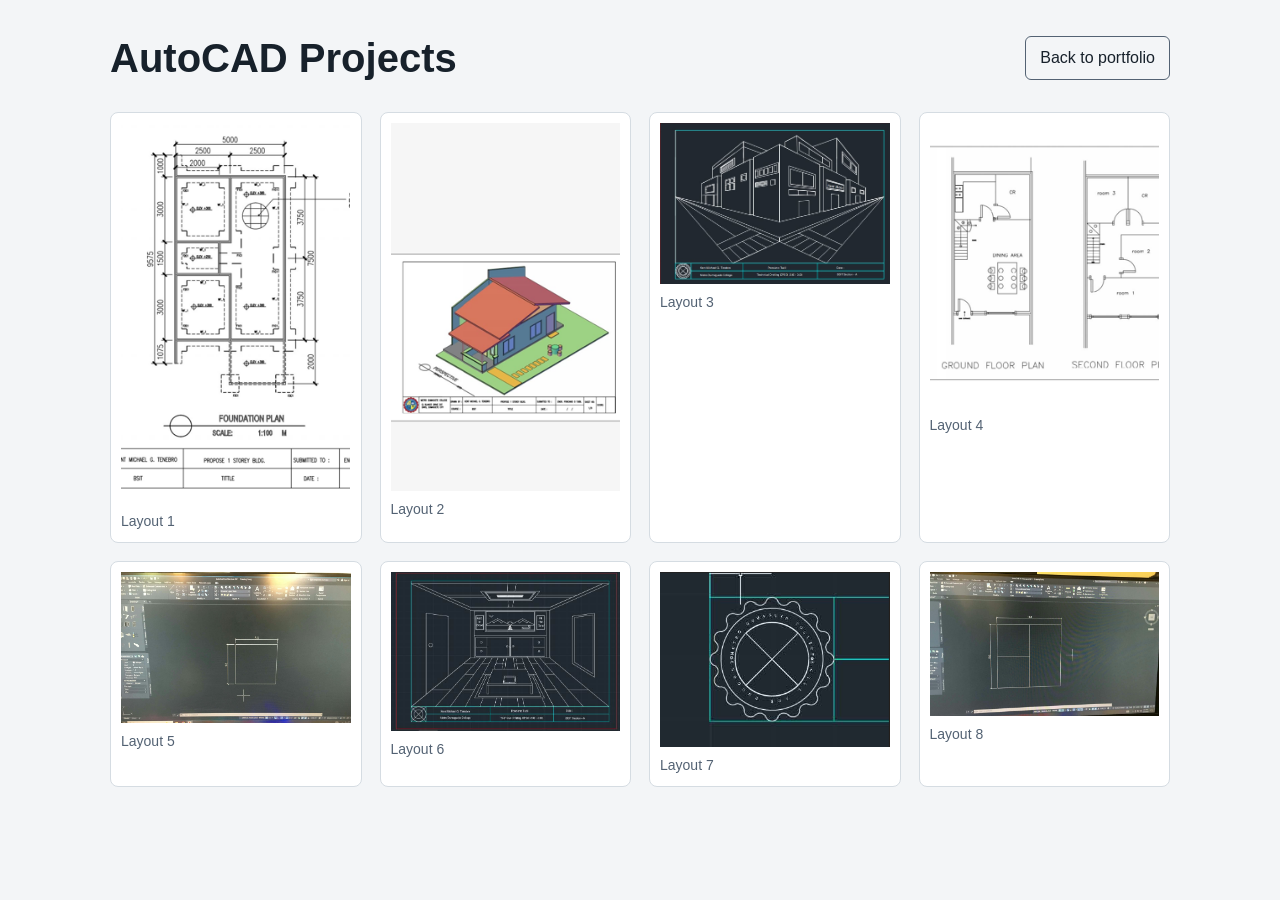
<file: picture.html>
<!DOCTYPE html>
<html lang="en">
<head>
    <meta charset="UTF-8">
    <meta name="viewport" content="width=device-width, initial-scale=1.0">
    <title>AutoCAD Projects | Kent Michael G. Tenebro</title>
    <link rel="stylesheet" href="style.css">
</head>
<body class="project-page">
    <main class="project-main">
        <header class="project-header">
            <h1>AutoCAD Projects</h1>
            <a class="project-home" href="index.html">Back to portfolio</a>
        </header>

        <div class="project-gallery">
            <figure class="project-figure">
                <img src="img/autocad-01.png" alt="AutoCAD project layout 1">
                <figcaption>Layout 1</figcaption>
            </figure>
            <figure class="project-figure">
                <img src="img/autocad-02.png" alt="AutoCAD project layout 2">
                <figcaption>Layout 2</figcaption>
            </figure>
            <figure class="project-figure">
                <img src="img/autocad-03.png" alt="AutoCAD project layout 3">
                <figcaption>Layout 3</figcaption>
            </figure>
            <figure class="project-figure">
                <img src="img/autocad-04.png" alt="AutoCAD project layout 4">
                <figcaption>Layout 4</figcaption>
            </figure>
            <figure class="project-figure">
                <img src="img/autocad-05.png" alt="AutoCAD project layout 5">
                <figcaption>Layout 5</figcaption>
            </figure>
            <figure class="project-figure">
                <img src="img/autocad-06.png" alt="AutoCAD project layout 6">
                <figcaption>Layout 6</figcaption>
            </figure>
            <figure class="project-figure">
                <img src="img/autocad-07.png" alt="AutoCAD project layout 7">
                <figcaption>Layout 7</figcaption>
            </figure>
            <figure class="project-figure">
                <img src="img/autocad-08.png" alt="AutoCAD project layout 8">
                <figcaption>Layout 8</figcaption>
            </figure>
        </div>
    </main>
</body>
</html>
</file>
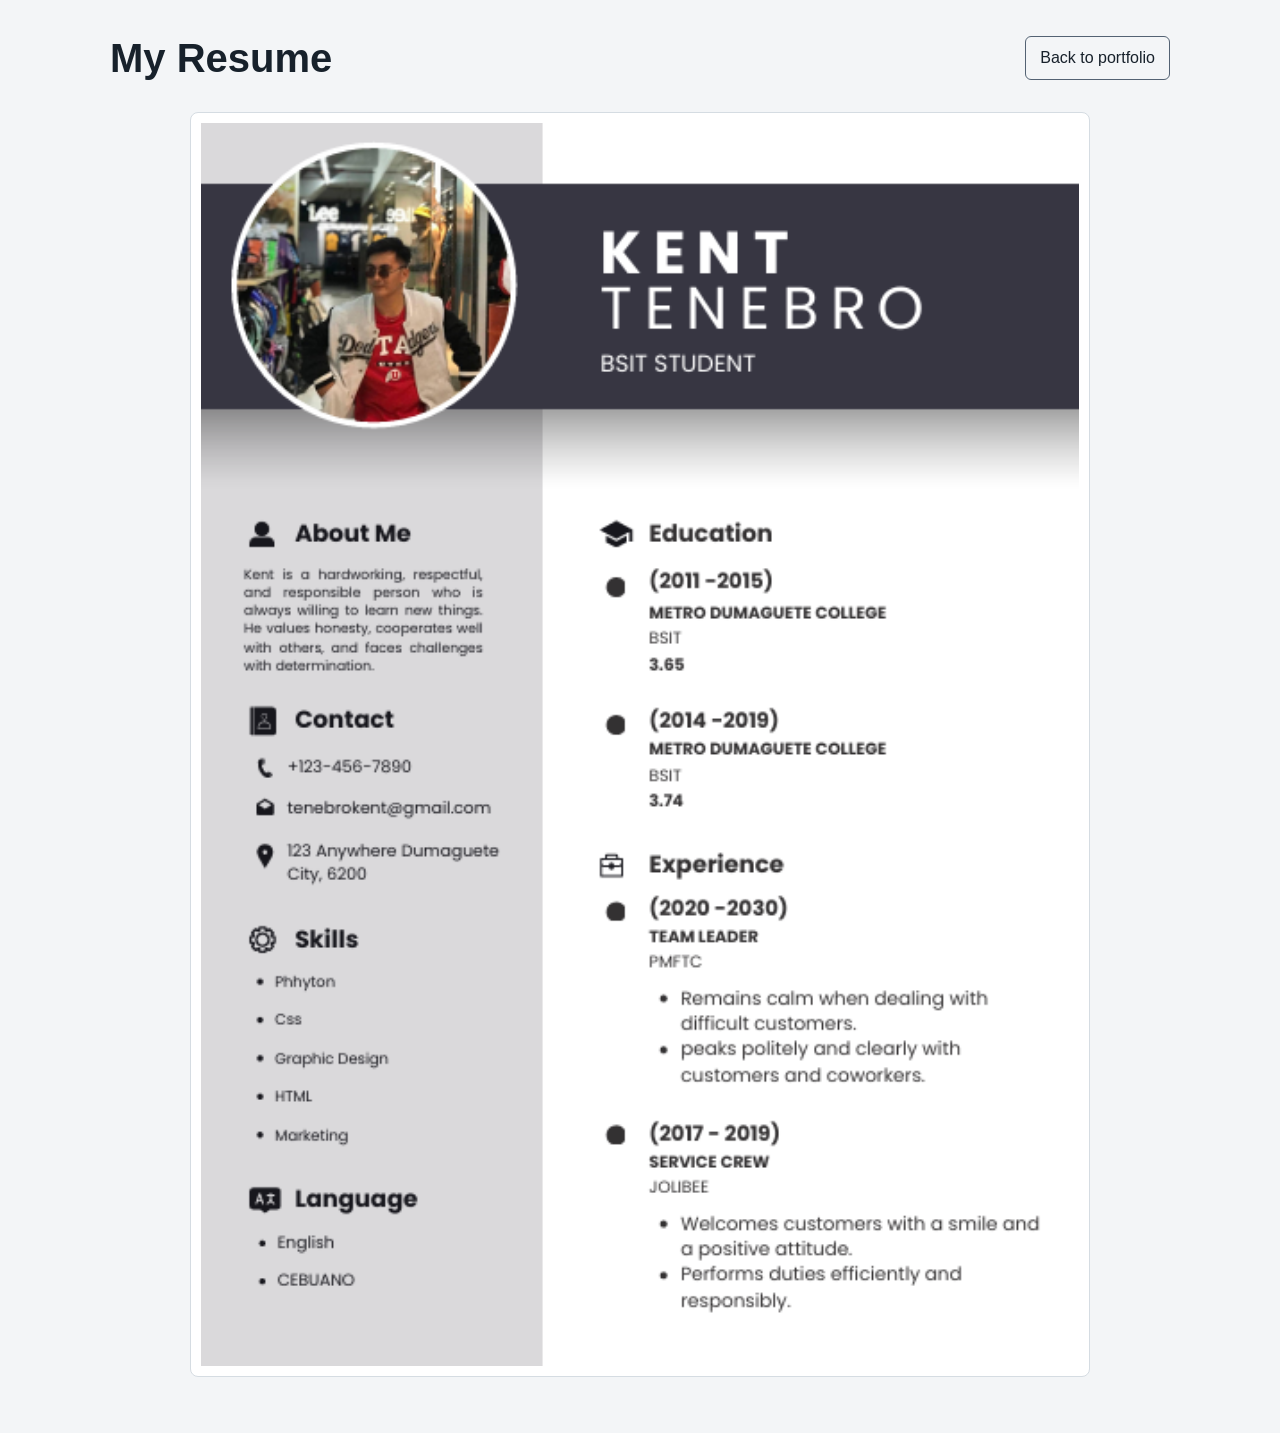
<file: resume.html>
<!DOCTYPE html>
<html lang="en">
<head>
    <meta charset="UTF-8">
    <meta name="viewport" content="width=device-width, initial-scale=1.0">
    <meta name="description" content="Resume of Kent Michael G. Tenebro">
    <title>Resume | Kent Michael G. Tenebro</title>
    <link rel="stylesheet" href="style.css">
</head>
<body class="project-page">
    <main class="project-main">
        <header class="project-header">
            <h1>My Resume</h1>
            <a class="project-home" href="index.html">Back to portfolio</a>
        </header>

        <figure class="project-figure resume-figure">
            <img class="resume-image" src="img/Resume.png" alt="Resume of Kent Michael G. Tenebro">
        </figure>
    </main>
</body>
</html>
</file>
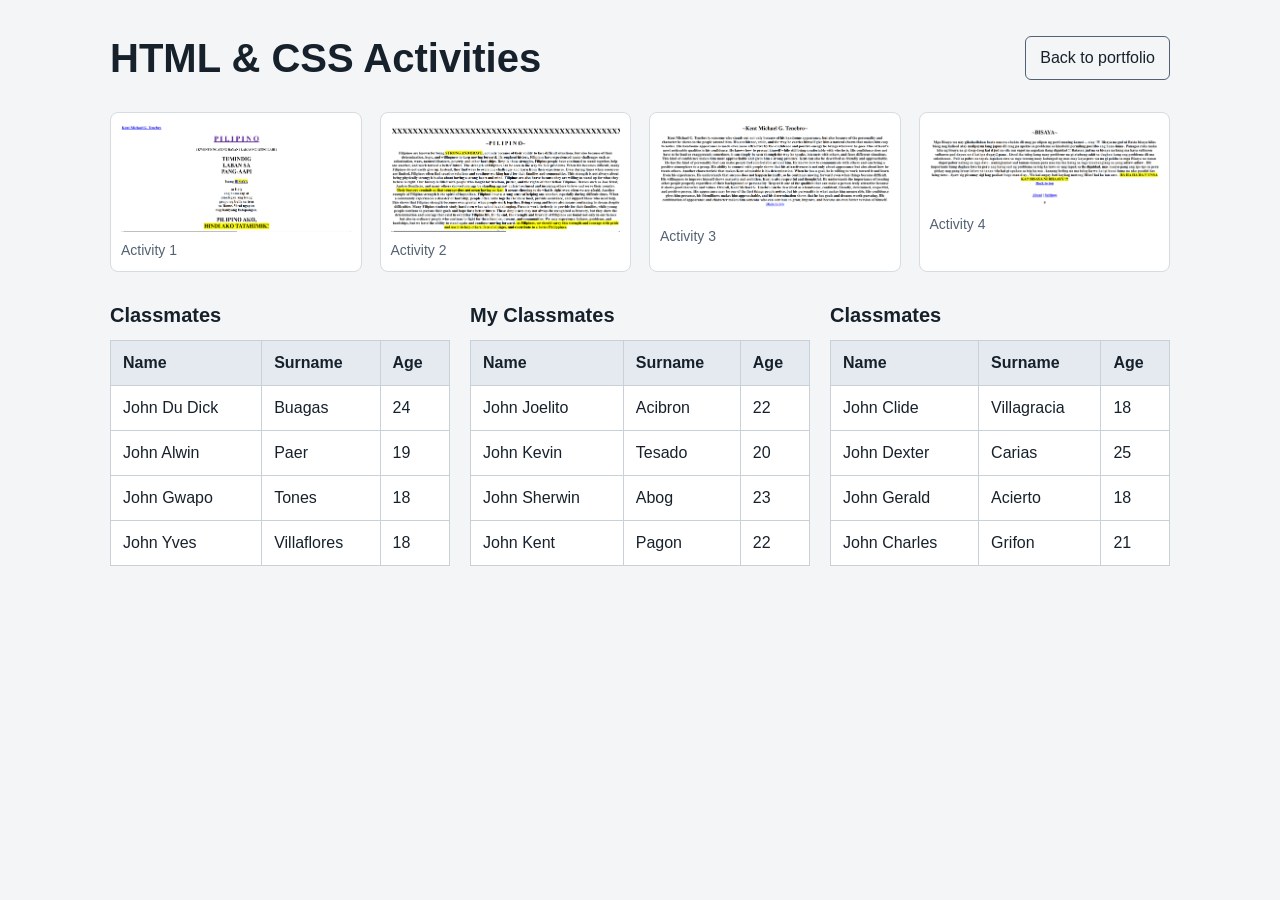
<file: table.html>
<!DOCTYPE html>
<html lang="en">
<head>
    <meta charset="UTF-8">
    <meta name="viewport" content="width=device-width, initial-scale=1.0">
    <title>HTML &amp; CSS Activities | Kent Michael G. Tenebro</title>
    <link rel="stylesheet" href="style.css">
</head>
<body class="project-page">
    <main class="project-main">
        <header class="project-header">
            <h1>HTML &amp; CSS Activities</h1>
            <a class="project-home" href="index.html">Back to portfolio</a>
        </header>

        <div class="project-gallery">
            <figure class="project-figure">
                <img src="img/Screenshot 2026-10-28 104625.png" alt="Screenshot of HTML and CSS activity 1">
                <figcaption>Activity 1</figcaption>
            </figure>
            <figure class="project-figure">
                <img src="img/Screenshot 2026-10-28 104639.png" alt="Screenshot of HTML and CSS activity 2">
                <figcaption>Activity 2</figcaption>
            </figure>
            <figure class="project-figure">
                <img src="img/Screenshot 2026-10-28 104655.png" alt="Screenshot of HTML and CSS activity 3">
                <figcaption>Activity 3</figcaption>
            </figure>
            <figure class="project-figure">
                <img src="img/Screenshot 2026-10-28 104718.png" alt="Screenshot of HTML and CSS activity 4">
                <figcaption>Activity 4</figcaption>
            </figure>
        </div>

        <section class="classmate-groups" aria-label="Classmate lists">
            <div class="classmate-group">
                <h2>Classmates</h2>
                <table class="project-table">
                    <thead>
                        <tr><th>Name</th><th>Surname</th><th>Age</th></tr>
                    </thead>
                    <tbody>
                        <tr><td>John Du Dick</td><td>Buagas</td><td>24</td></tr>
                        <tr><td>John Alwin</td><td>Paer</td><td>19</td></tr>
                        <tr><td>John Gwapo</td><td>Tones</td><td>18</td></tr>
                        <tr><td>John Yves</td><td>Villaflores</td><td>18</td></tr>
                    </tbody>
                </table>
            </div>

            <div class="classmate-group">
                <h2>My Classmates</h2>
                <table class="project-table">
                    <thead>
                        <tr><th>Name</th><th>Surname</th><th>Age</th></tr>
                    </thead>
                    <tbody>
                        <tr><td>John Joelito</td><td>Acibron</td><td>22</td></tr>
                        <tr><td>John Kevin</td><td>Tesado</td><td>20</td></tr>
                        <tr><td>John Sherwin</td><td>Abog</td><td>23</td></tr>
                        <tr><td>John Kent</td><td>Pagon</td><td>22</td></tr>
                    </tbody>
                </table>
            </div>

            <div class="classmate-group">
                <h2>Classmates</h2>
                <table class="project-table">
                    <thead>
                        <tr><th>Name</th><th>Surname</th><th>Age</th></tr>
                    </thead>
                    <tbody>
                        <tr><td>John Clide</td><td>Villagracia</td><td>18</td></tr>
                        <tr><td>John Dexter</td><td>Carias</td><td>25</td></tr>
                        <tr><td>John Gerald</td><td>Acierto</td><td>18</td></tr>
                        <tr><td>John Charles</td><td>Grifon</td><td>21</td></tr>
                    </tbody>
                </table>
            </div>
        </section>
    </main>
</body>
</html>
</file>
<file: style.css>
* {
    box-sizing: border-box;
    margin: 0;
    padding: 0;
}

html {
    scroll-behavior: smooth;
    scroll-padding-top: 85px;
}

body.portfolio {
    --background: #090909;
    --surface: #12100f;
    --border: #30251f;
    --text: #f7f3ef;
    --muted: #ff8a3d;
    isolation: isolate;
    background: var(--background);
    color: var(--text);
    font-family: Arial, sans-serif;
    line-height: 1.6;
}

.galaxy-canvas {
    position: fixed;
    z-index: -1;
    inset: 0;
    width: 100%;
    height: 100%;
    pointer-events: none;
}

.portfolio img {
    display: block;
    max-width: 100%;
}

.portfolio a {
    color: inherit;
    text-decoration: none;
}

.portfolio header {
    position: fixed;
    inset: 0 0 auto;
    z-index: 1000;
    width: 100%;
    background: var(--background);
    border-bottom: 1px solid #252525;
}

.portfolio nav {
    display: flex;
    align-items: center;
    justify-content: space-between;
    width: min(100%, 1150px);
    min-height: 75px;
    margin: auto;
    padding: 0 25px;
}

.portfolio .logo {
    flex: 0 0 auto;
    font-size: 40px;
    font-weight: 800;
    letter-spacing: 5px;
}

.portfolio .logo span,
.portfolio .hero h1 span,
.portfolio .about h2 span {
    color: var(--muted);
}

.portfolio .nav-links {
    display: flex;
    flex-wrap: wrap;
    justify-content: flex-end;
    gap: 12px 30px;
    list-style: none;
}

.portfolio .menu-toggle {
    display: none;
    flex-direction: column;
    justify-content: center;
    gap: 5px;
    width: 44px;
    height: 44px;
    padding: 9px 8px;
    border: 1px solid #333;
    background: transparent;
    cursor: pointer;
}

.portfolio .menu-toggle span {
    display: block;
    width: 100%;
    height: 2px;
    background: #fff;
}

.portfolio .nav-links a {
    display: block;
    padding: 10px 0;
    font-size: 16px;
    transition: color 0.2s ease;
}

.portfolio .nav-links a:hover,
.portfolio .nav-links a:focus-visible {
    color: var(--muted);
}

.portfolio .hero {
    display: flex;
    align-items: center;
    justify-content: space-between;
    gap: 50px;
    width: min(100%, 1150px);
    min-height: 700px;
    margin: auto;
    padding: 125px 25px 70px;
}

.portfolio .hero-text {
    flex: 1 1 0;
    min-width: 0;
}

.portfolio .small-title,
.portfolio .section-label {
    margin-bottom: 12px;
    color: var(--muted);
    font-size: 13px;
    letter-spacing: 3px;
    text-transform: uppercase;
}

.portfolio .hero h1 {
    margin-bottom: 20px;
    font-size: clamp(42px, 6vw, 70px);
    line-height: 1.05;
}

.portfolio .hero p {
    max-width: 500px;
    color: #bbb;
    font-size: 15px;
    line-height: 1.8;
}

.portfolio .btn,
.portfolio .res {
    display: inline-flex;
    align-items: center;
    justify-content: center;
    min-height: 46px;
    margin: 24px 12px 0 0;
    padding: 10px 22px;
    border: 1px solid #fff;
    color: #fff;
    font-size: 13px;
    transition: background 0.2s ease, color 0.2s ease;
}

.portfolio .btn:hover,
.portfolio .res:hover {
    background: #fff;
    color: #000;
}

.portfolio .hero-image {
    position: relative;
    flex: 0 1 360px;
    width: min(36vw, 360px);
    aspect-ratio: 1;
    overflow: visible;
    border-radius: 50%;
    background: #18110d;
    box-shadow: 0 0 35px rgba(255, 106, 0, 0.16);
}

.portfolio .hero-image img {
    position: relative;
    z-index: 1;
    width: 100%;
    height: 100%;
    overflow: hidden;
    border: 3px solid #24170f;
    border-radius: 50%;
    object-fit: cover;
}

.portfolio .qualities {
    display: grid;
    grid-template-columns: repeat(3, minmax(0, 1fr));
    gap: 24px;
    padding: 70px max(25px, calc((100% - 1100px) / 2));
}

.portfolio .quality {
    padding: 28px;
    border: 1px solid #444;
    transition: transform 0.2s ease, border-color 0.2s ease;
}

.portfolio .quality:hover {
    transform: translateY(-5px);
    border-color: #aaa;
}

.portfolio .quality h3 {
    margin-bottom: 12px;
    font-size: 21px;
}

.portfolio .quality p,
.portfolio .about p {
    color: #bbb;
    line-height: 1.8;
}

.portfolio .about {
    display: grid;
    grid-template-columns: minmax(0, 1fr) minmax(0, 1fr);
    align-items: center;
    gap: clamp(30px, 6vw, 70px);
    width: min(100%, 1050px);
    margin: auto;
    padding: 80px 25px;
}

.portfolio .about-image {
    overflow: hidden;
    aspect-ratio: 0.95;
    border: 1px solid #333;
    background: #151515;
}

.portfolio .about-image img {
    width: 100%;
    height: 100%;
    object-fit: cover;
}

.portfolio .about h2 {
    margin-bottom: 22px;
    font-size: clamp(28px, 4vw, 38px);
    line-height: 1.2;
}

.portfolio .about p {
    margin-bottom: 20px;
    font-size: 14px;
}

.portfolio .details {
    display: grid;
    grid-template-columns: repeat(2, minmax(0, 1fr));
    gap: 15px;
    padding: 20px;
    border: 1px solid #777;
}

.portfolio .detail strong,
.portfolio .detail span {
    display: block;
    overflow-wrap: anywhere;
}

.portfolio .detail strong {
    margin-bottom: 4px;
    font-size: 12px;
}

.portfolio .detail span {
    color: var(--muted);
    font-size: 12px;
}

.portfolio .hobbies {
    width: min(100%, 1050px);
    margin: auto;
    padding: 80px 25px;
}

.portfolio .center-title {
    margin-bottom: 42px;
    text-align: center;
}

.portfolio .center-title h2 {
    font-size: clamp(32px, 5vw, 42px);
}

.portfolio .hobby-grid {
    display: grid;
    grid-template-columns: repeat(3, minmax(0, 1fr));
    gap: 20px;
}

.portfolio .hobby {
    min-width: 0;
    padding: 24px 20px;
    border: 1px solid var(--border);
    background: var(--surface);
    text-align: center;
    transition: transform 0.2s ease, border-color 0.2s ease;
}

.portfolio .hobby:hover {
    transform: translateY(-5px);
    border-color: #777;
}

.portfolio .hobby h3 {
    font-size: 17px;
}

.portfolio .slider {
    width: 100%;
    height: clamp(150px, 20vw, 220px);
    margin-bottom: 18px;
    overflow: hidden;
    border-radius: 10px;
}

.portfolio .slides {
    display: flex;
    width: 300%;
    height: 100%;
    animation: slide 9s infinite;
}

.portfolio .slides img {
    flex: 0 0 33.333%;
    width: 33.333%;
    height: 100%;
    object-fit: cover;
}

.portfolio .skills-box {
    width: min(1100px, calc(100% - 50px));
    margin: 10px auto 70px;
    padding: 30px;
    border: 1px solid var(--border);
    background: var(--surface);
}

.portfolio .box-title {
    margin-bottom: 25px;
    padding-bottom: 15px;
    border-bottom: 1px solid #333;
    font-size: clamp(30px, 5vw, 42px);
    text-align: center;
}

.portfolio .skills-list {
    display: grid;
    grid-template-columns: repeat(2, minmax(0, 1fr));
    gap: 18px;
}

.portfolio .skill-card {
    display: flex;
    align-items: center;
    gap: 18px;
    min-width: 0;
    height: 100%;
    padding: 18px;
    border: 1px solid var(--border);
    background: var(--background);
    transition: transform 0.2s ease, border-color 0.2s ease;
}

.portfolio .skills-list > a:hover .skill-card,
.portfolio .skills-list > a:focus-visible .skill-card {
    transform: translateY(-3px);
    border-color: #777;
}

.portfolio .skill-icon {
    display: flex;
    flex: 0 0 55px;
    align-items: center;
    justify-content: center;
    height: 55px;
    border: 1px solid #444;
    border-radius: 50%;
    font-size: 20px;
    font-weight: bold;
}

.portfolio .skill-info {
    min-width: 0;
    flex: 1;
}

.portfolio .skill-info h3 {
    font-size: 18px;
}

.portfolio .skill-info p {
    margin-bottom: 10px;
    color: #aaa;
    font-size: 12px;
}

.portfolio .skill-bar {
    height: 5px;
    overflow: hidden;
    background: #333;
}

.portfolio .skill-bar span {
    display: block;
    height: 100%;
    background: #fff;
}

.portfolio .contact {
    width: min(100%, 850px);
    margin: auto;
    padding: 80px 25px;
    border-top: 1px solid #252525;
    text-align: center;
}

.portfolio .contact h2 {
    margin-bottom: 15px;
    font-size: clamp(32px, 5vw, 40px);
}

.portfolio .contact > p {
    margin-bottom: 35px;
    color: var(--muted);
    font-size: 14px;
}

.portfolio .contact-form {
    width: 100%;
    padding: clamp(20px, 4vw, 35px);
    border: 1px solid var(--border);
    background: var(--surface);
    text-align: left;
}

.portfolio .form-row {
    display: grid;
    grid-template-columns: repeat(2, minmax(0, 1fr));
    gap: 20px;
}

.portfolio .form-group {
    min-width: 0;
    margin-bottom: 20px;
}

.portfolio .form-group label {
    display: block;
    margin-bottom: 8px;
    color: #ddd;
    font-size: 12px;
    letter-spacing: 1px;
}

.portfolio .form-group input,
.portfolio .form-group textarea {
    display: block;
    width: 100%;
    min-height: 46px;
    padding: 14px;
    border: 1px solid #333;
    outline: none;
    background: #050505;
    color: #fff;
    font: inherit;
    font-size: 13px;
}

.portfolio .form-group input:focus,
.portfolio .form-group textarea:focus {
    border-color: #fff;
}

.portfolio .form-group textarea {
    resize: vertical;
}

.portfolio .send-btn {
    min-height: 46px;
    padding: 12px 24px;
    border: 1px solid #fff;
    background: #fff;
    color: #000;
    font-size: 12px;
    font-weight: bold;
    letter-spacing: 1px;
    cursor: pointer;
    transition: background 0.2s ease, color 0.2s ease;
}

.portfolio .send-btn:hover {
    background: #555;
    color: #fff;
}

.portfolio .social-section {
    padding: 40px 20px;
    border-top: 1px solid #252525;
    text-align: center;
}

.portfolio .social-section h3 {
    margin-bottom: 20px;
    color: var(--muted);
    font-size: 14px;
    letter-spacing: 2px;
    text-transform: uppercase;
}

.portfolio .social-icons {
    display: flex;
    justify-content: center;
    gap: 15px;
}

.portfolio .social-icons a {
    display: flex;
    align-items: center;
    justify-content: center;
    width: 45px;
    height: 45px;
    border: 1px solid #333;
    border-radius: 50%;
    background: var(--surface);
    font-size: 18px;
    transition: transform 0.2s ease, background 0.2s ease, color 0.2s ease;
}

.portfolio .social-icons a:hover {
    transform: translateY(-4px);
    background: #fff;
    color: #000;
}

.portfolio footer {
    padding: 24px;
    border-top: 1px solid #252525;
    color: #888;
    font-size: 12px;
    text-align: center;
}

@keyframes slide {
    0%, 30% {
        transform: translateX(0);
    }

    35%, 65% {
        transform: translateX(-33.333%);
    }

    70%, 95% {
        transform: translateX(-66.666%);
    }

    100% {
        transform: translateX(0);
    }
}

@media (max-width: 800px) {
    .portfolio .hero {
        min-height: auto;
        padding-top: 120px;
    }

    .portfolio .hero-image {
        flex-basis: 280px;
        width: min(38vw, 280px);
    }

    .portfolio .qualities {
        gap: 16px;
        padding-top: 55px;
        padding-bottom: 55px;
    }

    .portfolio .quality {
        padding: 22px;
    }

    .portfolio .about {
        gap: 35px;
    }

    .portfolio .hobby-grid {
        grid-template-columns: repeat(2, minmax(0, 1fr));
    }
}

@media (max-width: 600px) {
    html {
        scroll-padding-top: 110px;
    }

    .portfolio nav {
        position: relative;
        min-height: 0;
        flex-wrap: wrap;
        justify-content: space-between;
        padding: 12px 14px 10px;
    }

    .portfolio .logo {
        width: auto;
        font-size: 28px;
        line-height: 1.15;
        text-align: left;
    }

    .portfolio .menu-toggle {
        display: flex;
    }

    .portfolio .nav-links {
        display: none;
        width: 100%;
        flex-direction: column;
        align-items: center;
        justify-content: center;
        gap: 0;
        padding-top: 8px;
        border-top: 1px solid #252525;
    }

    .portfolio .nav-links.open {
        display: flex;
    }

    .portfolio .nav-links a {
        min-height: 40px;
        padding: 8px 0;
        font-size: clamp(11px, 3vw, 14px);
    }

    .portfolio .hero {
        flex-direction: column;
        gap: 28px;
        padding: 145px 20px 55px;
        text-align: center;
    }

    .portfolio .hero-image {
        order: 0;
        flex: 0 0 auto;
        width: min(70vw, 250px);
    }

    .portfolio .hero-text {
        order: 1;
    }

    .portfolio .hero h1 {
        font-size: clamp(38px, 10vw, 52px);
    }

    .portfolio .hero p {
        margin: auto;
        font-size: 14px;
    }

    .portfolio .qualities {
        grid-template-columns: 1fr;
        padding: 45px 20px;
    }

    .portfolio .about {
        grid-template-columns: 1fr;
        gap: 28px;
        padding: 55px 20px;
    }

    .portfolio .about-image {
        aspect-ratio: 1.15;
    }

    .portfolio .about h2 {
        font-size: 30px;
    }

    .portfolio .hobbies {
        padding: 55px 20px;
    }

    .portfolio .hobby-grid,
    .portfolio .skills-list {
        grid-template-columns: 1fr;
    }

    .portfolio .slider {
        height: 210px;
    }

    .portfolio .skills-box {
        width: calc(100% - 40px);
        margin-bottom: 50px;
        padding: 20px;
    }

    .portfolio .contact {
        padding: 55px 20px;
    }

    .portfolio .form-row {
        grid-template-columns: 1fr;
        gap: 0;
    }
}

@media (prefers-reduced-motion: reduce) {
    *,
    *::before,
    *::after {
        scroll-behavior: auto !important;
        animation-duration: 0.01ms !important;
        animation-iteration-count: 1 !important;
        transition-duration: 0.01ms !important;
    }
}

.portfolio .logo span,
.portfolio .hero h1 span,
.portfolio .about h2 span {
    color: var(--muted);
}

.portfolio header {
    background: rgba(9, 9, 9, 0.94);
    backdrop-filter: blur(14px);
}

.portfolio .logo span {
    color: #ff6a00;
}

.portfolio .nav-links a:hover,
.portfolio .nav-links a:focus-visible {
    color: #ff8a3d;
}

.portfolio .hero {
    position: relative;
}

.portfolio .hero::before {
    position: absolute;
    top: 23%;
    left: 0;
    width: 300px;
    height: 300px;
    border-radius: 50%;
    background: rgba(255, 106, 0, 0.07);
    content: "";
    filter: blur(90px);
    pointer-events: none;
}

.portfolio .hero-text,
.portfolio .hero-image {
    z-index: 1;
}

.portfolio .small-title,
.portfolio .section-label {
    color: #ff8a3d;
}

.portfolio .hero h1 span,
.portfolio .about h2 span {
    color: #ff8a3d;
}

.portfolio .hero-traits {
    margin: -10px 0 16px;
    color: #d7c6ba;
    font-size: clamp(17px, 2vw, 21px);
}

.portfolio .hero-traits span {
    display: inline-block;
    min-width: 16ch;
    color: #ff8a3d;
    font-weight: 700;
    transition: opacity 0.22s ease, transform 0.22s ease;
}

.portfolio .hero-traits span.is-changing {
    opacity: 0;
    transform: translateY(-10px);
}

.portfolio .hero-image .moving-line {
    position: absolute;
    z-index: 2;
    inset: -12px;
    border: 2px solid transparent;
    border-top-color: #ff6a00;
    border-right-color: #ff9a4a;
    border-radius: 50%;
    animation: orbit 5s linear infinite;
    pointer-events: none;
}

.portfolio .hero-image .moving-line::after {
    position: absolute;
    top: 12%;
    right: 9%;
    width: 10px;
    height: 10px;
    border-radius: 50%;
    background: #ff9a4a;
    box-shadow: 0 0 18px #ff6a00;
    content: "";
}

.portfolio .btn {
    border-color: #ff6a00;
    background: #ff6a00;
    color: #100b07;
    font-weight: 700;
}

.portfolio .res {
    border-color: #493326;
}

.portfolio .btn:hover,
.portfolio .res:hover {
    border-color: #ff8a3d;
    background: #ff8a3d;
    color: #100b07;
}

.portfolio .quality,
.portfolio .hobby,
.portfolio .skills-box,
.portfolio .contact-form {
    border-radius: 12px;
}

.portfolio .quality:hover,
.portfolio .hobby:hover,
.portfolio .skills-list > a:hover .skill-card,
.portfolio .skills-list > a:focus-visible .skill-card {
    border-color: #a64b13;
}

.portfolio .quality h3,
.portfolio .hobby h3 {
    color: #ffb078;
}

.portfolio .about-image {
    border: 1px solid #493326;
    border-radius: 16px;
    box-shadow: 16px 16px 0 rgba(255, 106, 0, 0.1);
}

.portfolio .detail strong {
    color: #ffb078;
}

.portfolio .skill-icon {
    border-color: #70401f;
    color: #ff8a3d;
}

.portfolio .skill-bar span {
    background: linear-gradient(90deg, #ff6a00, #ffb078);
}

.portfolio .form-group input:focus,
.portfolio .form-group textarea:focus {
    border-color: #ff6a00;
}

.portfolio .send-btn {
    border-color: #ff6a00;
    background: #ff6a00;
    color: #100b07;
}

.portfolio .send-btn:hover {
    background: #ff8a3d;
    color: #100b07;
}

.portfolio .social-icons a:hover {
    border-color: #ff6a00;
    background: #ff6a00;
    color: #100b07;
}

.portfolio img {
    cursor: zoom-in;
}

.portfolio img:focus-visible {
    outline: 3px solid #ff8a3d;
    outline-offset: 4px;
}

.image-viewer {
    position: fixed;
    width: min(92vw, 1000px);
    max-width: none;
    max-height: 90vh;
    margin: auto;
    padding: 48px 20px 20px;
    overflow: visible;
    border: 1px solid #63320f;
    border-radius: 16px;
    background: #100c09;
    color: #f7f3ef;
}

.image-viewer::backdrop {
    background: rgba(0, 0, 0, 0.88);
    backdrop-filter: blur(5px);
}

.image-viewer-content {
    display: block;
    width: 100%;
    max-height: calc(90vh - 100px);
    border-radius: 8px;
    object-fit: contain;
}

.image-viewer-caption {
    padding-top: 12px;
    color: #ffb078;
    text-align: center;
}

.image-viewer-close {
    position: absolute;
    top: 10px;
    right: 12px;
    display: grid;
    width: 34px;
    height: 34px;
    place-items: center;
    border: 1px solid #63320f;
    border-radius: 50%;
    background: #21140c;
    color: #ffb078;
    cursor: pointer;
}

@keyframes orbit {
    to {
        transform: rotate(360deg);
    }
}

.project-page {
    min-height: 100vh;
    background: #f3f5f7;
    color: #17212b;
    font-family: Arial, sans-serif;
    line-height: 1.5;
}

.project-page a {
    color: inherit;
}

.project-main {
    width: min(100%, 1100px);
    margin: auto;
    padding: 28px 20px 56px;
}

.project-header {
    display: flex;
    align-items: center;
    justify-content: space-between;
    gap: 16px;
    margin-bottom: 24px;
}

.project-header h1 {
    font-size: clamp(26px, 5vw, 40px);
}

.project-home {
    display: inline-flex;
    align-items: center;
    min-height: 44px;
    padding: 8px 14px;
    border: 1px solid #536273;
    border-radius: 6px;
    text-decoration: none;
}

.project-gallery {
    display: grid;
    grid-template-columns: repeat(auto-fit, minmax(min(100%, 220px), 1fr));
    gap: 18px;
}

.project-figure {
    min-width: 0;
    overflow: hidden;
    padding: 10px;
    border: 1px solid #d5dce2;
    border-radius: 8px;
    background: #fff;
}

.project-figure img {
    display: block;
    width: 100%;
    height: auto;
    max-height: 380px;
    object-fit: contain;
}

.resume-figure {
    max-width: 900px;
    margin: auto;
}

.project-figure .resume-image {
    max-height: none;
}

.project-figure figcaption {
    margin-top: 8px;
    color: #536273;
    font-size: 14px;
}

.classmate-groups {
    display: grid;
    grid-template-columns: repeat(auto-fit, minmax(min(100%, 260px), 1fr));
    gap: 20px;
    margin-top: 28px;
}

.classmate-group {
    min-width: 0;
    overflow-x: auto;
}

.classmate-group h2 {
    margin-bottom: 10px;
    font-size: 20px;
}

.project-table {
    width: 100%;
    border-collapse: collapse;
    background: #fff;
}

.project-table th,
.project-table td {
    padding: 10px 12px;
    border: 1px solid #c8d0d8;
    text-align: left;
}

.project-table th {
    background: #e4eaf0;
}

.resume-card {
    padding: clamp(20px, 5vw, 42px);
    border: 1px solid #d5dce2;
    border-radius: 8px;
    background: #fff;
}

.resume-intro {
    max-width: 720px;
    margin-bottom: 28px;
    color: #536273;
    font-size: 18px;
}

.resume-grid {
    display: grid;
    grid-template-columns: repeat(2, minmax(0, 1fr));
    gap: 24px;
}

.resume-section h2 {
    margin-bottom: 10px;
    font-size: 20px;
}

.resume-section ul {
    padding-left: 20px;
}

.resume-projects {
    margin-top: 28px;
    padding-top: 24px;
    border-top: 1px solid #d5dce2;
}

@media (max-width: 420px) {
    .project-header {
        align-items: flex-start;
        flex-direction: column;
    }

    .project-main {
        padding: 20px 14px 40px;
    }

    .resume-grid {
        grid-template-columns: 1fr;
    }
}
</file>
